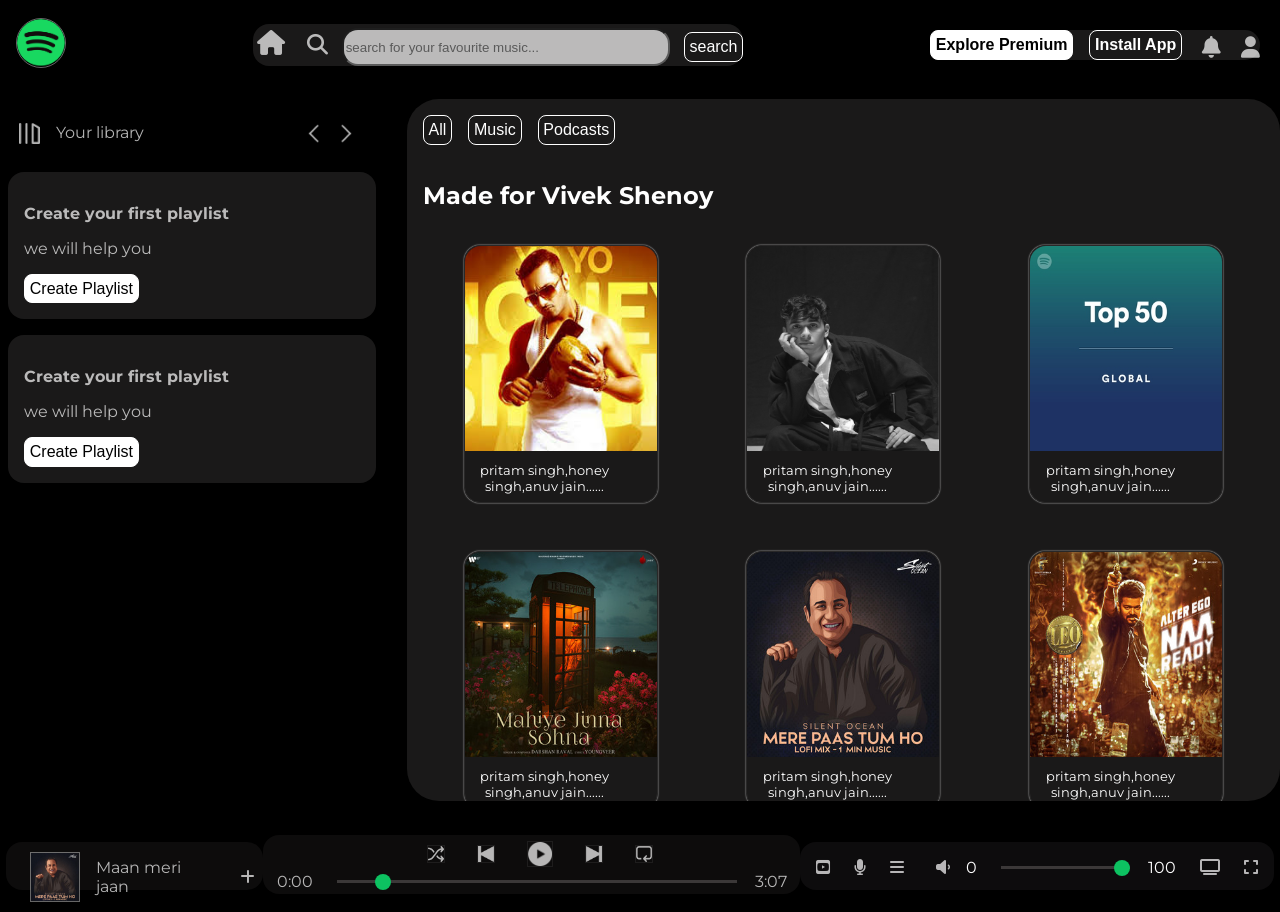
<file: index.html>
<!DOCTYPE html>
<html lang="en">
<head>
    <meta charset="UTF-8">
    <meta name="viewport" content="width=device-width, initial-scale=1.0">
    <title>Spotify-Web Player:Music for everyone</title>
    <link rel="icon" href="logo.png">
    <link rel="stylesheet" href="https://cdnjs.cloudflare.com/ajax/libs/font-awesome/6.6.0/css/all.min.css" integrity="sha512-Kc323vGBEqzTmouAECnVceyQqyqdsSiqLQISBL29aUW4U/M7pSPA/gEUZQqv1cwx4OnYxTxve5UMg5GT6L4JJg==" crossorigin="anonymous" referrerpolicy="no-referrer" />
    <link rel="preconnect" href="https://fonts.googleapis.com">
    <link rel="preconnect" href="https://fonts.gstatic.com" crossorigin>
    <link href="https://fonts.googleapis.com/css2?family=Montserrat:ital,wght@0,100..900;1,100..900&display=swap" rel="stylesheet">
    <link rel="stylesheet" href="spotify.css">
</head>
<body>
<div class="main">
    <div class="nav">
        <div class="nav-options">
                <div class="logos" >
                    <img src="logo.png" class="circle" alt="logo"> 
                </div>   
                <div class="forms pos">
                    
                        <i class="fa-solid fa-house hov large"></i>
                    
                    
                        <label for="search" >
                        <i class="fa-solid fa-magnifying-glass hov  " style="color: #fff;"></i>
                        </label>
                        <input type="text"  id="search"    name="search" placeholder="search for your favourite music... " >
                        <button type="submit" class="new" >search</button>
                    
                </div>
                
                
                <div class="signup" >
                    
                        <button  style="color: #000; background-color: #fff;"><b>Explore Premium</b></button>
                        <button class="new"><b>Install App</b></button>
                        <i class="fa-solid fa-bell hov large"></i>
                        <i class="fa-solid fa-user hov large"></i>
                </div>
            </div>
</div>



<div class="sidebar">
    <div class="lib">
        <img class="libimg hov" src="library_icon.png" alt="" >
        <span class="hov">Your library</span>
        <div class="inend">
        <img class="libimg hov"  src="backward_icon.png" alt="" >
        <img class="libimg hov" src="forward_icon.png" alt="" >
        </div>
    </div>
    <div class="playlist">
        <p><b>Create your first playlist</b></p>
        <p>we will help you</p>
        <button style="color: #000; background-color: #fff;">Create Playlist</button>
    </div>
    <div class="playlist">
        <p><b>Create your first playlist</b></p>
        <p>we will help you</p>
        <button style="color: #000; background-color: #fff;">Create Playlist</button>
    </div>
</div>
    
    <div class="maincontent">
        <div class="cat">
            <button class="new">All</button>
            <button class="new">Music</button>
            <button class="new">Podcasts</button>
        </div>
        
        
            <div class="cardshere">
                <div class="scroll">
            <h2 style="color: #fff; margin-left: 1rem;">Made for Vivek Shenoy</h2>
            <div class="forcards">
                <div class="card">
                    <img src="yoyo.png" alt="">
                    <div class="translate">
                        <p>pritam singh,honey singh,anuv jain......</p>
                        <img src="player_icon3.png" class="fix"  alt="">
                        </div>
                </div>
                <div class="card">
                    <img src="anuv.png" alt="">
                    <div class="translate">
                        <p>pritam singh,honey singh,anuv jain......</p>
                        <img src="player_icon3.png" class="fix"  alt="">
                        </div>
                </div>
                <div class="card">
                    <img src="card1img.jpeg" alt="">
                    <div class="translate">
                        <p>pritam singh,honey singh,anuv jain......</p>
                        <img src="player_icon3.png" class="fix"  alt="">
                        </div>
                </div>
                <div class="card">
                    <img src="card2img.jpeg" alt="">
                    <div class="translate">
                        <p>pritam singh,honey singh,anuv jain......</p>
                        <img src="player_icon3.png" class="fix"  alt="">
                        </div>
                </div><div class="card">
                    <img src="card3img.jpeg" alt="">
                    <div class="translate">
                        <p>pritam singh,honey singh,anuv jain......</p>
                        <img src="player_icon3.png" class="fix"  alt="">
                        </div>
                </div><div class="card">
                    <img src="card4img.jpeg" alt="">
                    <div class="translate">
                        <p>pritam singh,honey singh,anuv jain......</p>
                        <img src="player_icon3.png" class="fix"  alt="">
                        </div>
                </div>
                
                <div class="card">
                    <img src="yoyo.png" alt="">
                    <div class="translate">
                        <p>pritam singh,honey singh,anuv jain......</p>
                        <img src="player_icon3.png" class="fix"  alt="">
                        </div>
                </div>
                <div class="card">
                    <img src="anuv.png" alt="">
                    <div class="translate">
                        <p>pritam singh,honey singh,anuv jain......</p>
                        <img src="player_icon3.png" class="fix"  alt="">
                        </div>
                </div>
            </div>
            </div>

            <h2 style="color: #fff; margin-left: 1rem;">Global playlist</h2>
            <div class="forcards">
                <div class="card">
                    <img src="yoyo.png" alt="">
                    <div class="translate">
                        <p>pritam singh,honey singh,anuv jain......</p>
                        <img src="player_icon3.png" class="fix"  alt="">
                        </div>
                </div>
                <div class="card">
                    <img src="anuv.png" alt="">
                    <div class="translate">
                        <p>pritam singh,honey singh,anuv jain......</p>
                        <img src="player_icon3.png" class="fix"  alt="">
                        </div>
                </div>
                <div class="card">
                    <img src="card1img.jpeg" alt="">
                    <div class="translate">
                        <p>pritam singh,honey singh,anuv jain......</p>
                        <img src="player_icon3.png" class="fix"  alt="">
                        </div>
                </div><div class="card">
                    <img src="card2img.jpeg" alt="">
                    <div class="translate">
                        <p>pritam singh,honey singh,anuv jain......</p>
                        <img src="player_icon3.png" class="fix"  alt="">
                        </div>
                </div><div class="card">
                    <img src="card3img.jpeg" alt="">
                    <div class="translate">
                        <p>pritam singh,honey singh,anuv jain......</p>
                        <img src="player_icon3.png" class="fix"  alt="">
                        </div>
                </div><div class="card">
                    <img src="card4img.jpeg" alt="">
                    <div class="translate">
                        <p>pritam singh,honey singh,anuv jain......</p>
                        <img src="player_icon3.png" class="fix"  alt="">
                        </div>
                </div>
                <div class="card">
                    <img src="yoyo.png" alt="">
                    <div class="translate">
                        <p>pritam singh,honey singh,anuv jain......</p>
                        <img src="player_icon3.png" class="fix"  alt="">
                        </div>
                </div>
                <div class="card">
                    <img src="anuv.png" alt="">
                    <div class="translate">
                        <p>pritam singh,honey singh,anuv jain......</p>
                        <img src="player_icon3.png" class="fix"  alt="">
                        </div>
                </div>
            </div>
        <h2 style="color: #fff; margin-left: 1rem;">India's best</h2>
            <div class="forcards">
                <div class="card">
                    <img src="yoyo.png" alt="">
                    <div class="translate">
                        <p>pritam singh,honey singh,anuv jain......</p>
                        <img src="player_icon3.png" class="fix"  alt="">
                        </div>
                </div>
                <div class="card">
                    <img src="anuv.png" alt="">
                    <div class="translate">
                        <p>pritam singh,honey singh,anuv jain......</p>
                        <img src="player_icon3.png" class="fix"  alt="">
                        </div>
                </div>
               <div class="card">
                    <img src="card1img.jpeg" alt="">
                    <div class="translate">
                        <p>pritam singh,honey singh,anuv jain......</p>
                        <img src="player_icon3.png" class="fix"  alt="">
                        </div>
                </div><div class="card">
                    <img src="card2img.jpeg" alt="">
                    <div class="translate">
                        <p>pritam singh,honey singh,anuv jain......</p>
                        <img src="player_icon3.png" class="fix"  alt="">
                        </div>
                </div><div class="card">
                    <img src="card3img.jpeg" alt="">
                    <div class="translate">
                        <p>pritam singh,honey singh,anuv jain......</p>
                        <img src="player_icon3.png" class="fix"  alt="">
                        </div>
                </div><div class="card">
                    <img src="card5img.jpeg" alt="">
                    <div class="translate">
                        <p>pritam singh,honey singh,anuv jain......</p>
                        <img src="player_icon3.png" class="fix"  alt="">
                        </div>
                </div>
                <div class="card">
                    <img src="yoyo.png" alt="">
                    <div class="translate">
                        <p>pritam singh,honey singh,anuv jain......</p>
                        <img src="player_icon3.png" class="fix"  alt="">
                        </div>
                </div>
                <div class="card">
                    <img src="anuv.png" alt="">
                    <div class="translate">
                        <p>pritam singh,honey singh,anuv jain......</p>
                        <img src="player_icon3.png" class="fix"  alt="">
                        </div>
                </div>
               
            </div>    
            
            <h2 style="color: #fff; margin-left: 1rem;">    Local best</h2>
            <div class="forcards">
                <div class="card">
                    <img src="yoyo.png" alt="">
                    <div class="translate">
                        <p>pritam singh,honey singh,anuv jain......</p>
                        <img src="player_icon3.png" class="fix"  alt="">
                        </div>
                </div>
                <div class="card">
                    <img src="anuv.png" alt="">
                    <div class="translate">
                        <p>pritam singh,honey singh,anuv jain......</p>
                        <img src="player_icon3.png" class="fix"  alt="">
                        </div>
                </div>
                <div class="card">
                    <img src="card2img.jpeg" alt="">
                    <div class="translate">
                        <p>pritam singh,honey singh,anuv jain......</p>
                        <img src="player_icon3.png" class="fix"  alt="">
                        </div>
                </div><div class="card">
                    <img src="card1img.jpeg" alt="">
                    <div class="translate">
                        <p>pritam singh,honey singh,anuv jain......</p>
                        <img src="player_icon3.png" class="fix"  alt="">
                        </div>
                </div><div class="card">
                    <img src="card3img.jpeg" alt="">
                    <div class="translate">
                        <p>pritam singh,honey singh,anuv jain......</p>
                        <img src="player_icon3.png" class="fix"  alt="">
                        </div>
                </div><div class="card">
                    <img src="card4img.jpeg" alt="">
                    <div class="translate">
                        <p>pritam singh,honey singh,anuv jain......</p>
                        <img src="player_icon3.png" class="fix"  alt="">
                        </div>
                </div>
                <div class="card">
                    <img src="yoyo.png" alt="">
                    <div class="translate">
                        <p>pritam singh,honey singh,anuv jain......</p>
                        <img src="player_icon3.png" class="fix"  alt="">
                        </div>
                </div>
                <div class="card">
                    <img src="anuv.png" alt="">
                    <div class="translate">
                        <p>pritam singh,honey singh,anuv jain......</p>
                        <img src="player_icon3.png" class="fix"  alt="">
                        </div>
                </div>
            </div>

            <h2 style="color: #fff; margin-left: 1rem;">   Spotify Recomendation</h2>
            <div class="forcards">
                <div class="card">
                    <img src="yoyo.png" alt="">
                    <div class="translate">
                        <p>pritam singh,honey singh,anuv jain......</p>
                        <img src="player_icon3.png" class="fix"  alt="">
                        </div>
                </div>
                <div class="card">
                    <img src="anuv.png" alt="">
                    <div class="translate">
                        <p>pritam singh,honey singh,anuv jain......</p>
                        <img src="player_icon3.png" class="fix"  alt="">
                        </div>
                </div>
                <div class="card">
                    <img src="card1img.jpeg" alt="">
                    <div class="translate">
                        <p>pritam singh,honey singh,anuv jain......</p>
                        <img src="player_icon3.png" class="fix"  alt="">
                        </div>
                </div><div class="card">
                    <img src="card2img.jpeg" alt="">
                    <div class="translate">
                        <p>pritam singh,honey singh,anuv jain......</p>
                        <img src="player_icon3.png" class="fix"  alt="">
                        </div>
                </div><div class="card">
                    <img src="card2img.jpeg" alt="">
                    <div class="translate">
                        <p>pritam singh,honey singh,anuv jain......</p>
                        <img src="player_icon3.png" class="fix"  alt="">
                        </div>
                </div><div class="card">
                    <img src="card3img.jpeg" alt="">
                    <div class="translate">
                        <p>pritam singh,honey singh,anuv jain......</p>
                        <img src="player_icon3.png" class="fix"  alt="">
                        </div>
                </div>
                <div class="card">
                    <img src="yoyo.png" alt="">
                    <div class="translate">
                        <p>pritam singh,honey singh,anuv jain......</p>
                        <img src="player_icon3.png" class="fix"  alt="">
                        </div>
                </div>
                <div class="card">
                    <img src="anuv.png" alt="">
                    <div class="translate">
                        <p>pritam singh,honey singh,anuv jain......</p>
                        <img src="player_icon3.png" class="fix"  alt="">
                        </div>
                </div>
            </div>
            

            <div class="realfooter">
                <div class="footerdesc">
                        <div class="items">
                            <p>company</p>
                            <a href="">about</a>
                            <a href="">jobs</a>
                            <a href="">for the record</a>
                        </div>
                        <div class="items">
                            <p>useful links</p>
                            <a href="">about</a>
                            <a href="">jobs</a>
                            <a href="">for the record</a>
                        </div>
                        <div class="items">
                            <p>spotify plans</p>
                            <a href="">about</a>
                            <a href="">jobs</a>
                            <a href="">for the record</a>
                            <a href="">family</a>
                            <a href="">duo</a>

                        </div>
                        <div class="items">
                            <p>useful links</p>
                            <a href="">about</a>
                            <a href="">jobs</a>
                            <a href="">for the record</a>
                        </div>
                        <div class="items">
                            <p>spotify plans</p>
                            <a href="">about</a>
                            <a href="">jobs</a>
                            <a href="">for the record</a>
                            <a href="">family</a>
                            <a href="">duo</a>
                        </div>
                        <div class="insta">
                            <i class="fa-brands fa-instagram hov"></i>
                            <i class="fa-brands fa-facebook hov"></i>
                            <i class="fa-brands fa-twitter hov"></i>
                        </div>
                </div>
                <div class="footerline">
                    
                </div>
                
                <div class="copy items">
                    <a href="">legal</a>
                    <a href="">safety</a>
                    <a href="">privacy </a>
                    <a href="">cookies</a>
                    <a href="">about ads</a>
                    <p id="end"> &#169;2024-spotify</p>
                </div>
            </div>
        </div>
    </div>







<div class="musicplayer">
    <div class="player">
        <div class="songname">
            <div class="items-music">
                <img class="nocircle" src="card3img.jpeg" alt="">
                <p class="hov">Maan meri jaan</p>
                <i class="fa-solid fa-plus hov"></i>
            </div>
            
        </div>
        <div class="time">
            <div class="items-music">
                <img src="player_icon1.png" class="playericons hov" alt="">
                <img src="player_icon2.png" class="playericons hov" alt="">
                <img src="player_icon3.png" class="playericons hov" style="height: 1.5rem; width: 1.5rem;" alt="">
                <img src="player_icon4.png" class="playericons hov" alt="">
                <img src="player_icon5.png" class="playericons hov" alt="">
            </div>
            <div class="col items-music">
                <p class="hov">0:00</p>
                    <input type="range" value="10" class="range playtime">
                <p class="hov">3:07</p>
            </div> 
        </div>
        
        
        <div class="operations">
            <div class="items-music">
                <i class="fa-brands fa-square-youtube hov pos"></i>
                <i class="fa-solid fa-microphone hov pos"></i>
                <i class="fa-solid fa-bars hov pos"></i>
                <label for="sound"><i class="fa-solid fa-volume-low hov pos"></i></label>
                <p class="pos">0</p>
                <input type="range" id="sound" name="sound" value="100" step="10" class="range pos">
                <p class=" pos">100</p>
                <i class="fa-solid fa-tv hov pos "></i>
                <i class="fa-solid fa-expand hov pos"></i>
            </div>
        </div>
    </div>
</div>
</body>
</html>
</file>
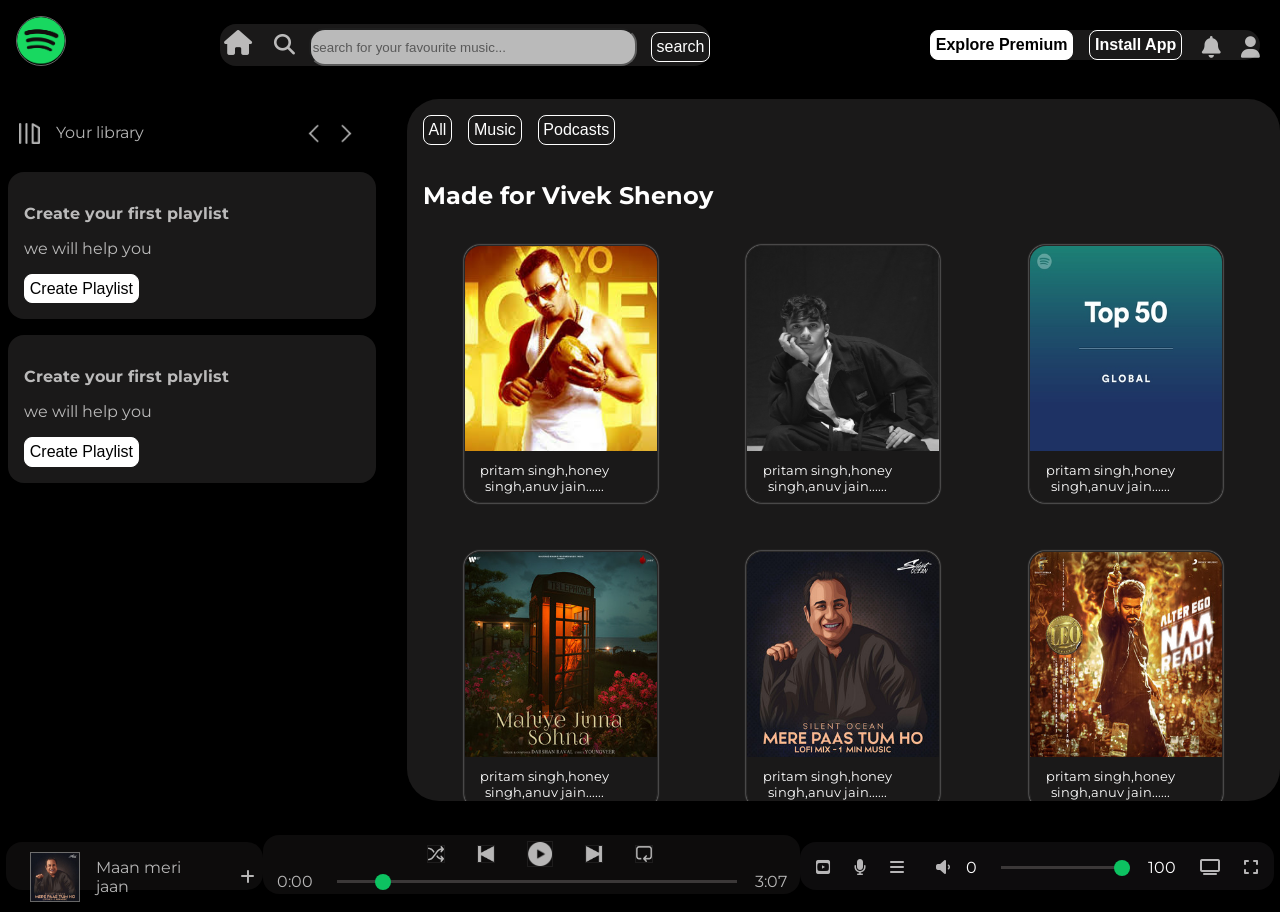
<file: spotifi.html>
<!DOCTYPE html>
<html lang="en">
<head>
    <meta charset="UTF-8">
    <meta name="viewport" content="width=device-width, initial-scale=1.0">
    <title>Spotify-Web Player:Music for everyone</title>
    <link rel="icon" href="logo.png">
    <link rel="stylesheet" href="https://cdnjs.cloudflare.com/ajax/libs/font-awesome/6.6.0/css/all.min.css" integrity="sha512-Kc323vGBEqzTmouAECnVceyQqyqdsSiqLQISBL29aUW4U/M7pSPA/gEUZQqv1cwx4OnYxTxve5UMg5GT6L4JJg==" crossorigin="anonymous" referrerpolicy="no-referrer" />
    <link rel="preconnect" href="https://fonts.googleapis.com">
    <link rel="preconnect" href="https://fonts.gstatic.com" crossorigin>
    <link href="https://fonts.googleapis.com/css2?family=Montserrat:ital,wght@0,100..900;1,100..900&display=swap" rel="stylesheet">
    <link rel="stylesheet" href="spotify.css">
</head>
<body>
<div class="main">
    <div class="nav">
        <div class="nav-options">
                <div class="logos" >
                    <img src="logo.png" class="circle" alt="logo" style=" position: absolute;
                        top: 1rem;
                        left: 0.01rem;"> 
                </div>   
                <div class="forms pos">
                    
                        <i class="fa-solid fa-house hov large"></i>
                    
                    
                        <label for="search" >
                        <i class="fa-solid fa-magnifying-glass hov  " style="color: #fff;"></i>
                        </label>
                        <input type="text"  id="search"    name="search" placeholder="search for your favourite music... " >
                        <button type="submit" class="new" >search</button>
                    
                </div>
                
                
                <div class="signup" >
                    
                        <button  style="color: #000; background-color: #fff;"><b>Explore Premium</b></button>
                        <button class="new"><b>Install App</b></button>
                        <i class="fa-solid fa-bell hov large"></i>
                        <i class="fa-solid fa-user hov large"></i>
                </div>
            </div>
</div>



<div class="sidebar">
    <div class="lib">
        <img class="libimg hov" src="library_icon.png" alt="" >
        <span class="hov">Your library</span>
        <div class="inend">
        <img class="libimg hov"  src="backward_icon.png" alt="" >
        <img class="libimg hov" src="forward_icon.png" alt="" >
        </div>
    </div>
    <div class="playlist">
        <p><b>Create your first playlist</b></p>
        <p>we will help you</p>
        <button style="color: #000; background-color: #fff;">Create Playlist</button>
    </div>
    <div class="playlist">
        <p><b>Create your first playlist</b></p>
        <p>we will help you</p>
        <button style="color: #000; background-color: #fff;">Create Playlist</button>
    </div>
</div>
    
    <div class="maincontent">
        <div class="cat">
            <button class="new">All</button>
            <button class="new">Music</button>
            <button class="new">Podcasts</button>
        </div>
        
        
            <div class="cardshere">
                <div class="scroll">
            <h2 style="color: #fff; margin-left: 1rem;">Made for Vivek Shenoy</h2>
            <div class="forcards">
                <div class="card">
                    <img src="yoyo.png" alt="">
                    <div class="translate">
                        <p>pritam singh,honey singh,anuv jain......</p>
                        <img src="player_icon3.png" class="fix"  alt="">
                        </div>
                </div>
                <div class="card">
                    <img src="anuv.png" alt="">
                    <div class="translate">
                        <p>pritam singh,honey singh,anuv jain......</p>
                        <img src="player_icon3.png" class="fix"  alt="">
                        </div>
                </div>
                <div class="card">
                    <img src="card1img.jpeg" alt="">
                    <div class="translate">
                        <p>pritam singh,honey singh,anuv jain......</p>
                        <img src="player_icon3.png" class="fix"  alt="">
                        </div>
                </div>
                <div class="card">
                    <img src="card2img.jpeg" alt="">
                    <div class="translate">
                        <p>pritam singh,honey singh,anuv jain......</p>
                        <img src="player_icon3.png" class="fix"  alt="">
                        </div>
                </div><div class="card">
                    <img src="card3img.jpeg" alt="">
                    <div class="translate">
                        <p>pritam singh,honey singh,anuv jain......</p>
                        <img src="player_icon3.png" class="fix"  alt="">
                        </div>
                </div><div class="card">
                    <img src="card4img.jpeg" alt="">
                    <div class="translate">
                        <p>pritam singh,honey singh,anuv jain......</p>
                        <img src="player_icon3.png" class="fix"  alt="">
                        </div>
                </div>
                
                <div class="card">
                    <img src="yoyo.png" alt="">
                    <div class="translate">
                        <p>pritam singh,honey singh,anuv jain......</p>
                        <img src="player_icon3.png" class="fix"  alt="">
                        </div>
                </div>
                <div class="card">
                    <img src="anuv.png" alt="">
                    <div class="translate">
                        <p>pritam singh,honey singh,anuv jain......</p>
                        <img src="player_icon3.png" class="fix"  alt="">
                        </div>
                </div>
            </div>
            </div>

            <h2 style="color: #fff; margin-left: 1rem;">Global playlist</h2>
            <div class="forcards">
                <div class="card">
                    <img src="yoyo.png" alt="">
                    <div class="translate">
                        <p>pritam singh,honey singh,anuv jain......</p>
                        <img src="player_icon3.png" class="fix"  alt="">
                        </div>
                </div>
                <div class="card">
                    <img src="anuv.png" alt="">
                    <div class="translate">
                        <p>pritam singh,honey singh,anuv jain......</p>
                        <img src="player_icon3.png" class="fix"  alt="">
                        </div>
                </div>
                <div class="card">
                    <img src="card1img.jpeg" alt="">
                    <div class="translate">
                        <p>pritam singh,honey singh,anuv jain......</p>
                        <img src="player_icon3.png" class="fix"  alt="">
                        </div>
                </div><div class="card">
                    <img src="card2img.jpeg" alt="">
                    <div class="translate">
                        <p>pritam singh,honey singh,anuv jain......</p>
                        <img src="player_icon3.png" class="fix"  alt="">
                        </div>
                </div><div class="card">
                    <img src="card3img.jpeg" alt="">
                    <div class="translate">
                        <p>pritam singh,honey singh,anuv jain......</p>
                        <img src="player_icon3.png" class="fix"  alt="">
                        </div>
                </div><div class="card">
                    <img src="card4img.jpeg" alt="">
                    <div class="translate">
                        <p>pritam singh,honey singh,anuv jain......</p>
                        <img src="player_icon3.png" class="fix"  alt="">
                        </div>
                </div>
                <div class="card">
                    <img src="yoyo.png" alt="">
                    <div class="translate">
                        <p>pritam singh,honey singh,anuv jain......</p>
                        <img src="player_icon3.png" class="fix"  alt="">
                        </div>
                </div>
                <div class="card">
                    <img src="anuv.png" alt="">
                    <div class="translate">
                        <p>pritam singh,honey singh,anuv jain......</p>
                        <img src="player_icon3.png" class="fix"  alt="">
                        </div>
                </div>
            </div>
        <h2 style="color: #fff; margin-left: 1rem;">India's best</h2>
            <div class="forcards">
                <div class="card">
                    <img src="yoyo.png" alt="">
                    <div class="translate">
                        <p>pritam singh,honey singh,anuv jain......</p>
                        <img src="player_icon3.png" class="fix"  alt="">
                        </div>
                </div>
                <div class="card">
                    <img src="anuv.png" alt="">
                    <div class="translate">
                        <p>pritam singh,honey singh,anuv jain......</p>
                        <img src="player_icon3.png" class="fix"  alt="">
                        </div>
                </div>
               <div class="card">
                    <img src="card1img.jpeg" alt="">
                    <div class="translate">
                        <p>pritam singh,honey singh,anuv jain......</p>
                        <img src="player_icon3.png" class="fix"  alt="">
                        </div>
                </div><div class="card">
                    <img src="card2img.jpeg" alt="">
                    <div class="translate">
                        <p>pritam singh,honey singh,anuv jain......</p>
                        <img src="player_icon3.png" class="fix"  alt="">
                        </div>
                </div><div class="card">
                    <img src="card3img.jpeg" alt="">
                    <div class="translate">
                        <p>pritam singh,honey singh,anuv jain......</p>
                        <img src="player_icon3.png" class="fix"  alt="">
                        </div>
                </div><div class="card">
                    <img src="card5img.jpeg" alt="">
                    <div class="translate">
                        <p>pritam singh,honey singh,anuv jain......</p>
                        <img src="player_icon3.png" class="fix"  alt="">
                        </div>
                </div>
                <div class="card">
                    <img src="yoyo.png" alt="">
                    <div class="translate">
                        <p>pritam singh,honey singh,anuv jain......</p>
                        <img src="player_icon3.png" class="fix"  alt="">
                        </div>
                </div>
                <div class="card">
                    <img src="anuv.png" alt="">
                    <div class="translate">
                        <p>pritam singh,honey singh,anuv jain......</p>
                        <img src="player_icon3.png" class="fix"  alt="">
                        </div>
                </div>
               
            </div>    
            
            <h2 style="color: #fff; margin-left: 1rem;">    Local best</h2>
            <div class="forcards">
                <div class="card">
                    <img src="yoyo.png" alt="">
                    <div class="translate">
                        <p>pritam singh,honey singh,anuv jain......</p>
                        <img src="player_icon3.png" class="fix"  alt="">
                        </div>
                </div>
                <div class="card">
                    <img src="anuv.png" alt="">
                    <div class="translate">
                        <p>pritam singh,honey singh,anuv jain......</p>
                        <img src="player_icon3.png" class="fix"  alt="">
                        </div>
                </div>
                <div class="card">
                    <img src="card2img.jpeg" alt="">
                    <div class="translate">
                        <p>pritam singh,honey singh,anuv jain......</p>
                        <img src="player_icon3.png" class="fix"  alt="">
                        </div>
                </div><div class="card">
                    <img src="card1img.jpeg" alt="">
                    <div class="translate">
                        <p>pritam singh,honey singh,anuv jain......</p>
                        <img src="player_icon3.png" class="fix"  alt="">
                        </div>
                </div><div class="card">
                    <img src="card3img.jpeg" alt="">
                    <div class="translate">
                        <p>pritam singh,honey singh,anuv jain......</p>
                        <img src="player_icon3.png" class="fix"  alt="">
                        </div>
                </div><div class="card">
                    <img src="card4img.jpeg" alt="">
                    <div class="translate">
                        <p>pritam singh,honey singh,anuv jain......</p>
                        <img src="player_icon3.png" class="fix"  alt="">
                        </div>
                </div>
                <div class="card">
                    <img src="yoyo.png" alt="">
                    <div class="translate">
                        <p>pritam singh,honey singh,anuv jain......</p>
                        <img src="player_icon3.png" class="fix"  alt="">
                        </div>
                </div>
                <div class="card">
                    <img src="anuv.png" alt="">
                    <div class="translate">
                        <p>pritam singh,honey singh,anuv jain......</p>
                        <img src="player_icon3.png" class="fix"  alt="">
                        </div>
                </div>
            </div>

            <h2 style="color: #fff; margin-left: 1rem;">   Spotify Recomendation</h2>
            <div class="forcards">
                <div class="card">
                    <img src="yoyo.png" alt="">
                    <div class="translate">
                        <p>pritam singh,honey singh,anuv jain......</p>
                        <img src="player_icon3.png" class="fix"  alt="">
                        </div>
                </div>
                <div class="card">
                    <img src="anuv.png" alt="">
                    <div class="translate">
                        <p>pritam singh,honey singh,anuv jain......</p>
                        <img src="player_icon3.png" class="fix"  alt="">
                        </div>
                </div>
                <div class="card">
                    <img src="card1img.jpeg" alt="">
                    <div class="translate">
                        <p>pritam singh,honey singh,anuv jain......</p>
                        <img src="player_icon3.png" class="fix"  alt="">
                        </div>
                </div><div class="card">
                    <img src="card2img.jpeg" alt="">
                    <div class="translate">
                        <p>pritam singh,honey singh,anuv jain......</p>
                        <img src="player_icon3.png" class="fix"  alt="">
                        </div>
                </div><div class="card">
                    <img src="card2img.jpeg" alt="">
                    <div class="translate">
                        <p>pritam singh,honey singh,anuv jain......</p>
                        <img src="player_icon3.png" class="fix"  alt="">
                        </div>
                </div><div class="card">
                    <img src="card3img.jpeg" alt="">
                    <div class="translate">
                        <p>pritam singh,honey singh,anuv jain......</p>
                        <img src="player_icon3.png" class="fix"  alt="">
                        </div>
                </div>
                <div class="card">
                    <img src="yoyo.png" alt="">
                    <div class="translate">
                        <p>pritam singh,honey singh,anuv jain......</p>
                        <img src="player_icon3.png" class="fix"  alt="">
                        </div>
                </div>
                <div class="card">
                    <img src="anuv.png" alt="">
                    <div class="translate">
                        <p>pritam singh,honey singh,anuv jain......</p>
                        <img src="player_icon3.png" class="fix"  alt="">
                        </div>
                </div>
            </div>
            

            <div class="realfooter">
                <div class="footerdesc">
                        <div class="items">
                            <p>company</p>
                            <a href="">about</a>
                            <a href="">jobs</a>
                            <a href="">for the record</a>
                        </div>
                        <div class="items">
                            <p>useful links</p>
                            <a href="">about</a>
                            <a href="">jobs</a>
                            <a href="">for the record</a>
                        </div>
                        <div class="items">
                            <p>spotify plans</p>
                            <a href="">about</a>
                            <a href="">jobs</a>
                            <a href="">for the record</a>
                            <a href="">family</a>
                            <a href="">duo</a>

                        </div>
                        <div class="items">
                            <p>useful links</p>
                            <a href="">about</a>
                            <a href="">jobs</a>
                            <a href="">for the record</a>
                        </div>
                        <div class="items">
                            <p>spotify plans</p>
                            <a href="">about</a>
                            <a href="">jobs</a>
                            <a href="">for the record</a>
                            <a href="">family</a>
                            <a href="">duo</a>
                        </div>
                        <div class="insta">
                            <i class="fa-brands fa-instagram hov"></i>
                            <i class="fa-brands fa-facebook hov"></i>
                            <i class="fa-brands fa-twitter hov"></i>
                        </div>
                </div>
                <div class="footerline">
                    
                </div>
                
                <div class="copy items">
                    <a href="">legal</a>
                    <a href="">safety</a>
                    <a href="">privacy </a>
                    <a href="">cookies</a>
                    <a href="">about ads</a>
                    <p id="end"> &#169;2024-spotify</p>
                </div>
            </div>
        </div>
    </div>







<div class="musicplayer">
    <div class="player">
        <div class="songname">
            <div class="items-music">
                <img class="nocircle" src="card3img.jpeg" alt="">
                <p class="hov">Maan meri jaan</p>
                <i class="fa-solid fa-plus hov"></i>
            </div>
            
        </div>
        <div class="time">
            <div class="items-music">
                <img src="player_icon1.png" class="playericons hov" alt="">
                <img src="player_icon2.png" class="playericons hov" alt="">
                <img src="player_icon3.png" class="playericons hov" style="height: 1.5rem; width: 1.5rem;" alt="">
                <img src="player_icon4.png" class="playericons hov" alt="">
                <img src="player_icon5.png" class="playericons hov" alt="">
            </div>
            <div class="col items-music">
                <p class="hov">0:00</p>
                    <input type="range" value="10" class="range playtime">
                <p class="hov">3:07</p>
            </div> 
        </div>
        
        
        <div class="operations">
            <div class="items-music">
                <i class="fa-brands fa-square-youtube hov pos"></i>
                <i class="fa-solid fa-microphone hov pos"></i>
                <i class="fa-solid fa-bars hov pos"></i>
                <label for="sound"><i class="fa-solid fa-volume-low hov pos"></i></label>
                <p class="pos">0</p>
                <input type="range" id="sound" name="sound" value="100" step="10" class="range pos">
                <p class=" pos">100</p>
                <i class="fa-solid fa-tv hov pos "></i>
                <i class="fa-solid fa-expand hov pos"></i>
            </div>
        </div>
    </div>
</div>
</body>
</html>
</file>
<file: spotify.css>
body{
    font-family: "Montserrat", sans-serif;
    margin: 0;
    overflow: hidden;
    background-color: black;
    
}
.main{
    display: flex;
    flex-direction: row;

}
.nav{
    margin: 0;
    position:fixed;
    height: 10vh;
    width: 100%;
    z-index: 10;
    display: flex;
    align-items: center;

    
}
.sidebar{
    position:absolute;
    top: 11vh;
    border-radius: 1rem;
    height: 78vh;
    width: 30%;
    z-index: 5;
    opacity: 1;

}
.lib{
    width: 90%;
    margin: auto;
    display: flex;
    gap: 0.5rem;
    border-radius: 1rem;
    padding:0.5rem;
    margin-top:1rem ;

}
.libimg{
    height: 1.3rem;
    width: 1.3rem;
    margin-right:0.5rem;
}
.lib .inend{
    margin-left:auto ;
}
.playlist{
    background-color: #1a1919;
    margin:1rem 0.5rem;
    color: white;
    padding:1rem;
    border-radius:1rem ;
    

}
.playlist p{
    opacity: 0.7;   
}
.maincontent{
    position: fixed;
    top: 11vh;
    left: 31vw;
    height: 78vh;
    border-radius: 2rem;
    margin-left: 10px;
    background-color:  #1a1919;
    overflow: auto;

}
.musicplayer{
    position:absolute;
    bottom: 0;

    
    width: 100vw;
    z-index: 9;
    background-color:red;
}
.nav-options{
    width: 100%;
    display: flex;
    flex-direction: row;
    justify-content: space-between;
    align-items:center ;
    background-color: #000000;
}

.forms,.signup,.logo{
font-size: large;
   
}
.hov{
opacity: 0.7;
color: white;   
}
.hov:hover{
    color: white;
    opacity: 1;
    transform: scale(1.1);
}

#search{
    height: 2rem;
    text-align: start;
    width: 20rem;
    opacity: 0.7;
    border-radius: 1rem;
}
#search:hover{
    opacity: 1;
}
button{
    border-radius: 0.5rem ;
    font-size: 1rem;
    border: 0.01rem solid white;
    color: #fff;
    font-family: 'Gill Sans', 'Gill Sans MT', Calibri, 'Trebuchet MS', sans-serif;
    padding: 0.3rem;
    background-color: inherit; 
}
.new:hover{
    background-color: rgb(255, 255, 255);
    color: #000;
}
button:hover{
    transform: scale(1.1);
}
.signup{
    display: flex;
    gap: 1rem;
    background-color:#1a1919;
    border-radius: 1rem;
    margin-right: 1.25rem;
}
.large{
    font-size: larger;
    margin-top: 0.45rem;
    margin-left: 0.25rem;
}
.forms{
    font-size: 1.3rem;
    background-color: #1a1919;
    border-radius: 1rem;

    
}
.forms button,i,label,input{
    margin-left: 0.5rem;
}

.circle{
    height: 3rem;
    width: 3rem;
    margin-left: 1rem;
    border: 0.05rem solid rgba(255, 255, 255,0.4) ;
    border-radius: 50%;
}
.circle:hover{
    transform: scale(1.125);
    border: 1px solid white;
}
.nocircle{
    height: 3rem;
    width: 3rem;
    border: 0.05rem solid rgba(255, 255, 255,0.4) ;
    margin-left: 1rem;
}

.nocircle:hover{
    transform: scale(1.125);
    border: 1px solid white;
}


@media(max-width:1000px){
    .pos{
        display: none;
    }

}
.player{
    display: flex;
    color: #fff;
    flex-direction: row;
    background-color: #000000;
    justify-content: space-between;
    padding: 0.35rem;
}

.items-music{
    display: flex;
    flex-direction: row;
    column-gap: 1rem;
    font-size: 1.rem;
    padding:0rem 0.5rem;
    align-items: center;
}

.range::-webkit-slider-runnable-track{
    height: 0.2rem;
    appearance: none;
    background-color: rgb(59, 56, 56);
}
.range::-webkit-slider-thumb{
    margin-top: -0.345rem;
    appearance: none;
    height: 1rem;
    width: 1rem;
    border-radius:50% ;
    background-color:rgb(13, 194, 97) ;
}
.range{
    appearance: none;
    
}
.songname{
    color: white;
    background-color: rgb(13, 12, 12);
    height: 3rem;
    border-radius: 1rem;
}
.operations{
    background-color: rgb(13,12,13);
    padding-right:0.5rem ;
    border-radius: 1rem;
    height: 3rem;

}
.time{
    display: flex;
    flex-direction: column;
    align-items: center;
    background-color: rgb(13, 12, 12);
    padding: 0.35rem;
    border-radius: 1rem;
    height: 3rem;
    margin-top: -0.4rem;
}
.playericons{
    height: 1rem;
    width: 1rem;
    border: 0.05rem solid rgba(255, 255, 255,0.1) ;
    margin-left: 1rem;   
   
}
.col{
margin-top:-0.7rem ;
}
.playtime{
    width: 25rem;
}
*{
    transition: all 0.3s;
}

.cat{
    display: flex;
    gap: 1rem;
    padding: 1rem;
    justify-content: flex-start;
}

.forcards{
    display: flex;
    padding-right: 1rem;
    color: #fff;
    flex-direction:row;
    flex-wrap: wrap;
    padding: 1rem;
    gap: 3rem 3rem;
    justify-content: space-evenly;
}
.card{
    width: 12rem;
    height: 16rem;
    border-radius: 1rem;
    font-size: small;
    border: 1px solid rgb(41, 40, 40) ;
    box-shadow: 0 0 0.1rem; 
}

.card img{
    height: 80%;
    width: 100%;
    border-radius:1rem  1rem  0 0 ;
    
}
.card p{
    text-align: center;
    margin: 0.5rem;  
}
.card:hover{
    transform: scale(1.05);
}
.imgplayer img{
    height: 2rem;
    width: 2rem;
    position: absolute;
    top:20rem;
    left: 13rem;
    opacity: 1;
}
.playericon{
    display: flex;
    flex-direction: column;
    align-items: flex-start;
    justify-content: flex-start;
    padding: 0rem;
}
.translate .fix{
    height: 2rem;
    width: 2rem;
    opacity: 0;
}
.translate{
    display: flex;

}


.card:hover{
    .fix{
        opacity: 1;
    }
    
}
.realfooter{
    display: flex;
    flex-direction: column;
    flex-wrap: wrap;
    padding-top:9rem ;
    padding-bottom:2rem ;
}
.items{
    display: flex;
    flex-wrap: wrap;
    flex-direction: column;
    color: white;
    text-transform: capitalize;
}
.items a{
    text-decoration: none;
    color: white;
    opacity: 0.5;
}
.items a:hover{
    opacity: 1;
    text-decoration: underline;
}
.footerdesc{
    display: flex;
    flex-direction: row;
    flex-wrap: wrap;
    justify-content: space-evenly;
}
.insta{
    display: flex;
    flex-direction: row;
    gap: 1rem ;
    margin-top: 2rem;
}
.copy{
    display: flex;
    flex-direction: row;
    flex-wrap: wrap;
    padding: 7rem;
    justify-content: flex-start;
    grid-gap: 1rem ;

}
.copy p{
    justify-content: flex-end;
}
#end{
   margin-left: auto;
}

.footerline{
    height: 1px;
    width: 92%;
    background-color: rgba(255, 255, 255,0.4);
    margin-top: 2rem;
    overflow: hidden;
    margin:auto;
    margin-top: 5rem;
   
}
 .maincontent::-webkit-scrollbar{
    appearance: none;
    width: 1rem;
    background-color: #212020;
 }
 .maincontent::-webkit-scrollbar-thumb{
    appearance: none;
    border-radius: 1rem;
    background-color:rgb(97, 95, 95);

}
 @media(max-width:1000px){
    .operations{
        display: none;
    }
    .time,.songname{
        margin: auto;
    }

 }
 h2:hover{
    text-decoration: underline;
 }
</file>
